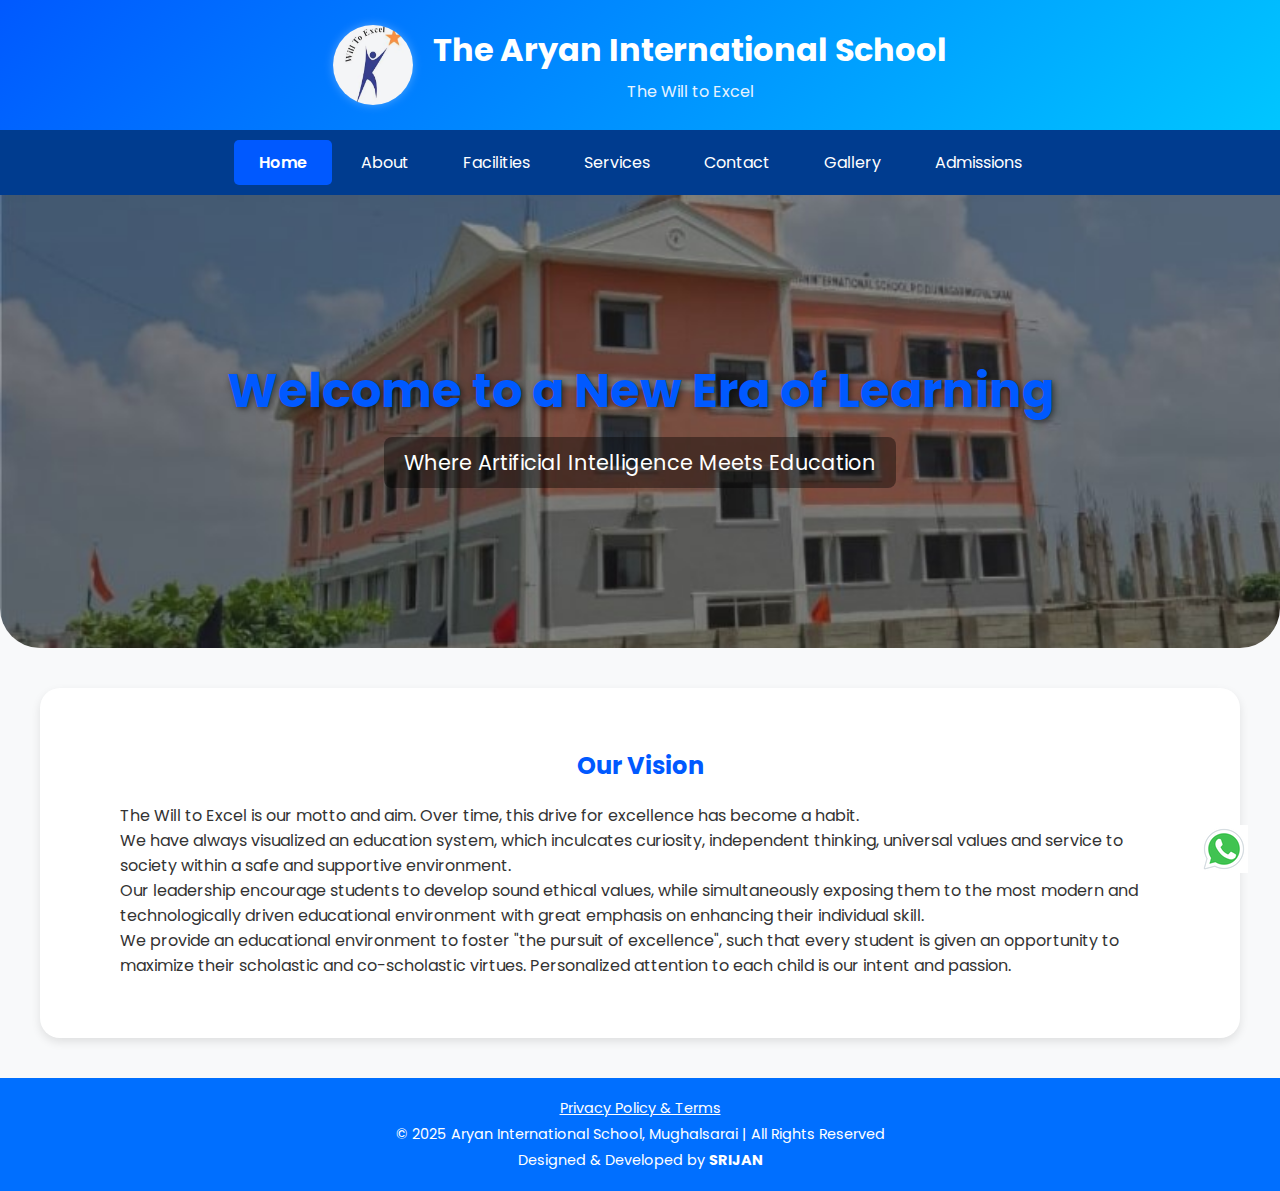
<file: index.html>
<!DOCTYPE html>
<html lang="en">
<head>
  <meta charset="UTF-8" />
  <meta name="viewport" content="width=device-width, initial-scale=1.0" />
  <title>The Aryan International School | Home</title>
  <link rel="stylesheet" href="style.css">
  <script defer src="script.js"></script>
  <link rel="icon" type="image/png" href="logo.png">
  <meta name="description" content="The Aryan International School, Mughalsarai – excellence in education, advanced in field of AI, and modern facilities.">
<meta name="keywords" content="school, education, Mughalsarai, AI, computer lab, Aryan International School, The Aryan International School">
<meta name="author" content="Srijan">
</head>
<body>

<header>
  <div class="header-container">
    <img src="logo.png" alt="School Logo" class="logo">
    <div class="header-text">
      <h1>The Aryan International School</h1>
      <p>The Will to Excel</p>
    </div>
  </div>
</header>

  <nav>
    <a href="index.html" class="active">Home</a>
    <a href="about.html">About</a>
    <a href="facilities.html">Facilities</a>
    <a href="services.html">Services</a>
    <a href="contact.html">Contact</a>
    <a href="gallery.html">Gallery</a>
    <a href="admission.html">Admissions</a>



  </nav>

  <section class="hero fade-in">
    <h2>Welcome to a New Era of Learning</h2>
    <p>Where Artificial Intelligence Meets Education</p>
  </section>

  <section class="intro fade-in">
    <h2>Our Vision</h2>
    <p>
      The Will to Excel is our motto and aim. Over time, this drive for excellence has become a habit.<br>
      We have always visualized an education system, which inculcates curiosity, independent thinking, universal values and service to society within a safe and supportive environment.<br>
      Our leadership encourage students to develop sound ethical values, while simultaneously exposing them to the most modern and technologically driven educational environment with great emphasis on enhancing their individual skill.<br> 
      We provide an educational environment to foster "the pursuit of excellence", such that every student is given an opportunity to maximize their scholastic and co-scholastic virtues. 
      Personalized attention to each child is our intent and passion.
    </p>
  </section>

  <a href="https://whatsapp.com/channel/0029Vb5onKjL7UVWXZeh9Y3e" target="_blank" class="whatsapp-float">
  <img src="icons8-whatsapp.gif" alt="Chat on WhatsApp">
</a>




  <footer class="footer">
    <p><a href="privacy-terms.html" style="color:white;">Privacy Policy & Terms</a></p>
  <p>© 2025 Aryan International School, Mughalsarai | All Rights Reserved</p>
  <p>Designed & Developed by <b><span class="blink">SRIJAN</span></b></p>
</footer>



</body>
</html>
</file>
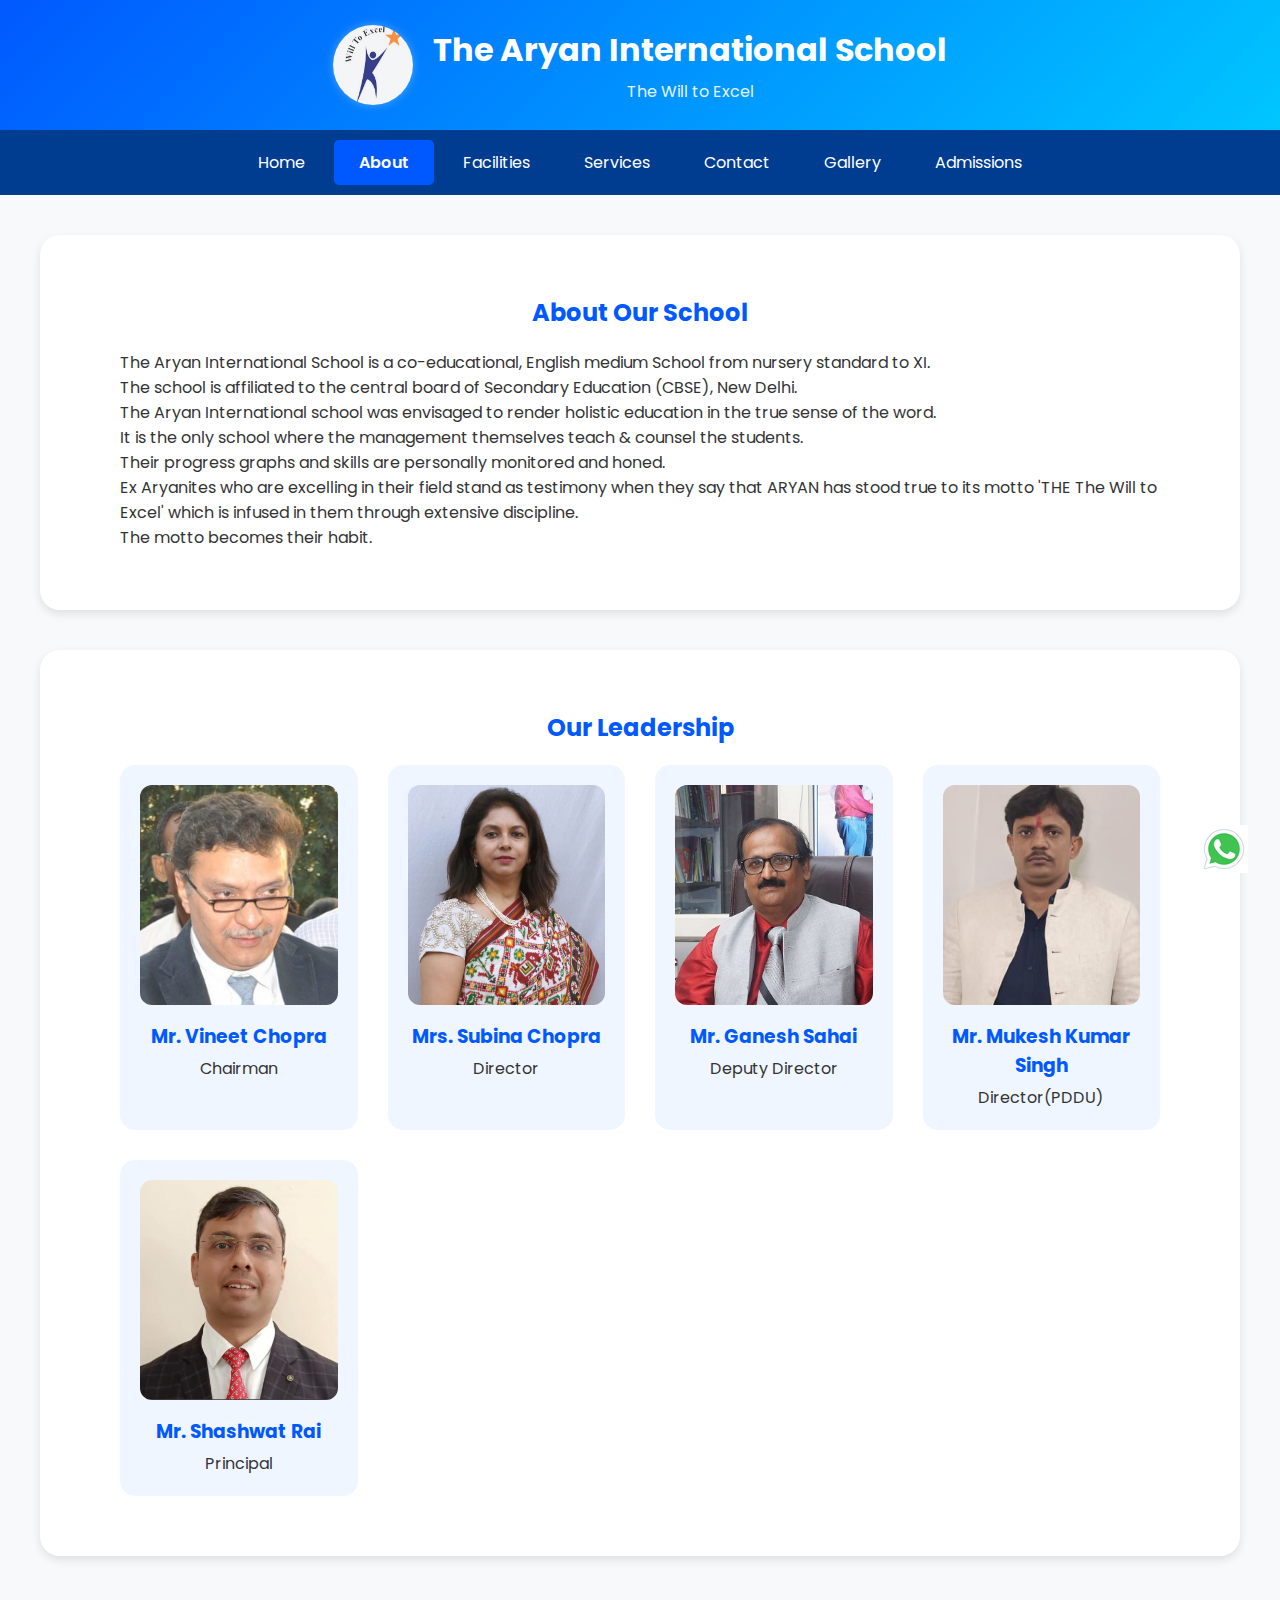
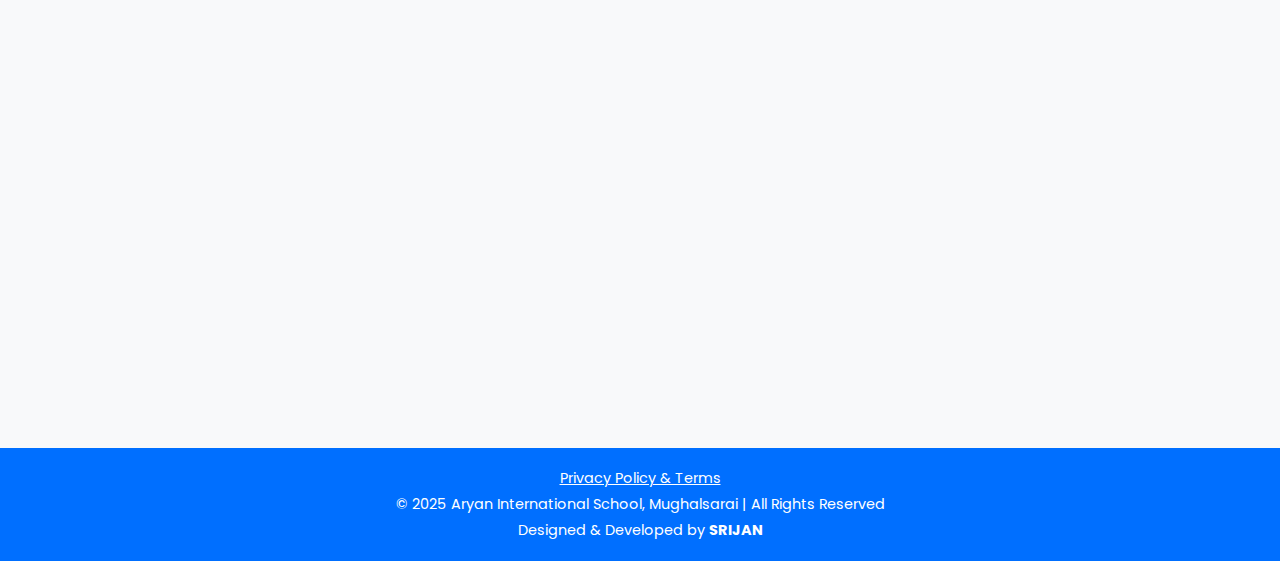
<file: about.html>
<!DOCTYPE html>
<html lang="en">
<head>
  <meta charset="UTF-8" />
  <meta name="viewport" content="width=device-width, initial-scale=1.0" />
  <title>About | The Aryan International School</title>
  <link rel="stylesheet" href="style.css">
  <script defer src="script.js"></script>
    <link rel="icon" type="image/png" href="logo.png">
    <meta name="description" content="The Aryan International School, Mughalsarai – excellence in education, advanced in field of AI, and modern facilities.">
<meta name="keywords" content="school, education, Mughalsarai, AI, computer lab, Aryan International School, The Aryan International School">
<meta name="author" content="Srijan">
</head>
<body>

  <header>
    <div class="header-container">
      <img src="logo.png" alt="Aryan Logo" class="logo">
      <div class="header-text">
        <h1>The Aryan International School</h1>
        <p>The Will to Excel</p>
      </div>
    </div>
  </header>

  <nav>
    <a href="index.html">Home</a>
    <a href="about.html" class="active">About</a>
    <a href="facilities.html">Facilities</a>
    <a href="services.html">Services</a>
    <a href="contact.html">Contact</a>
    <a href="gallery.html">Gallery</a>
    <a href="admission.html">Admissions</a>

  </nav>

  <section class="content fade-in">
    <h2>About Our School</h2>
    <p>
      The Aryan International School is a co-educational, English medium School from nursery standard to XI.<br>
      The school is affiliated to the central board of Secondary Education (CBSE), New Delhi.<br>
      The Aryan International school was envisaged to render holistic education in the true sense of the word.<br>
      It is the only school where the management themselves teach & counsel the students.<br>
      Their progress graphs and skills are personally monitored and honed.<br>
      Ex Aryanites who are excelling in their field stand as testimony when they say that ARYAN has stood true to its motto 'THE The Will to Excel' which is infused in them through extensive discipline.<br>
      The motto becomes their habit.
    </p>
  </section>

  <!-- School Leadership Section -->
  <section class="content fade-in">
    <h2>Our Leadership</h2>
    <div class="team-grid">
      <div class="team-card">
        <img src="executive-2.jpg" alt="Chairman">
        <h3>Mr. Vineet Chopra</h3>
        <p>Chairman</p>
      </div>
      <div class="team-card">
        <img src="director_photo.jpg" alt="Director">
        <h3>Mrs. Subina Chopra</h3>
        <p>Director</p>
      </div>
      <div class="team-card">
        <img src="executive-4.jpg" alt="Deputy Director">
        <h3>Mr. Ganesh Sahai</h3>
        <p>Deputy Director</p>
      </div>
      <div class="team-card">
        <img src="director.jpg" alt="Director">
        <h3>Mr. Mukesh Kumar Singh</h3>
        <p>Director(PDDU)</p>
      </div>
      <div class="team-card">
        <img src="principal.png" alt="Principal">
        <h3>Mr. Shashwat Rai</h3>
        <p>Principal</p>
      </div>
    </div>
  </section>

  <!-- Branches Section -->
  <section class="content fade-in">
    <h2>Our Branches</h2>
    <div class="branch-grid">
      <div class="branch-card">
        <h3>The Aryan International School, Varanasi (Main Branch)</h3>
        <p><strong>Location:</strong> Amara Bypass,NH-2
Varanasi - Kolkata Road</p>
        <p>Our flagship campus with labs and international programs.</p>
      </div>
      <div class="branch-card">
        <h3>The Aryan International School, Mughalsarai</h3>
        <p><strong>Location:</strong> PDDU Nagar, Mughalsarai</p>
        <p>Our second campus with all the features and facilities as the main branch.</p>
      </div>
      <div class="branch-card">
        <h3>Aryan Petals</h3>
        <p><strong>Location:</strong> B 20/41-B, Bhelupura, Varanasi (India)</p>
        <p>A branch for juniors but the facilities are not junior.</p>
      </div>
    </div>
  </section>

  <a href="https://whatsapp.com/channel/0029Vb5onKjL7UVWXZeh9Y3e" target="_blank" class="whatsapp-float">
  <img src="icons8-whatsapp.gif" alt="Chat on WhatsApp">
</a>

  <footer class="footer">
    <p><a href="privacy-terms.html" style="color:white;">Privacy Policy & Terms</a></p>
  <p>© 2025 Aryan International School, Mughalsarai | All Rights Reserved</p>
  <p>Designed & Developed by <b><span class="blink">SRIJAN</span></b></p>
</footer>

</body>
</html>
</file>
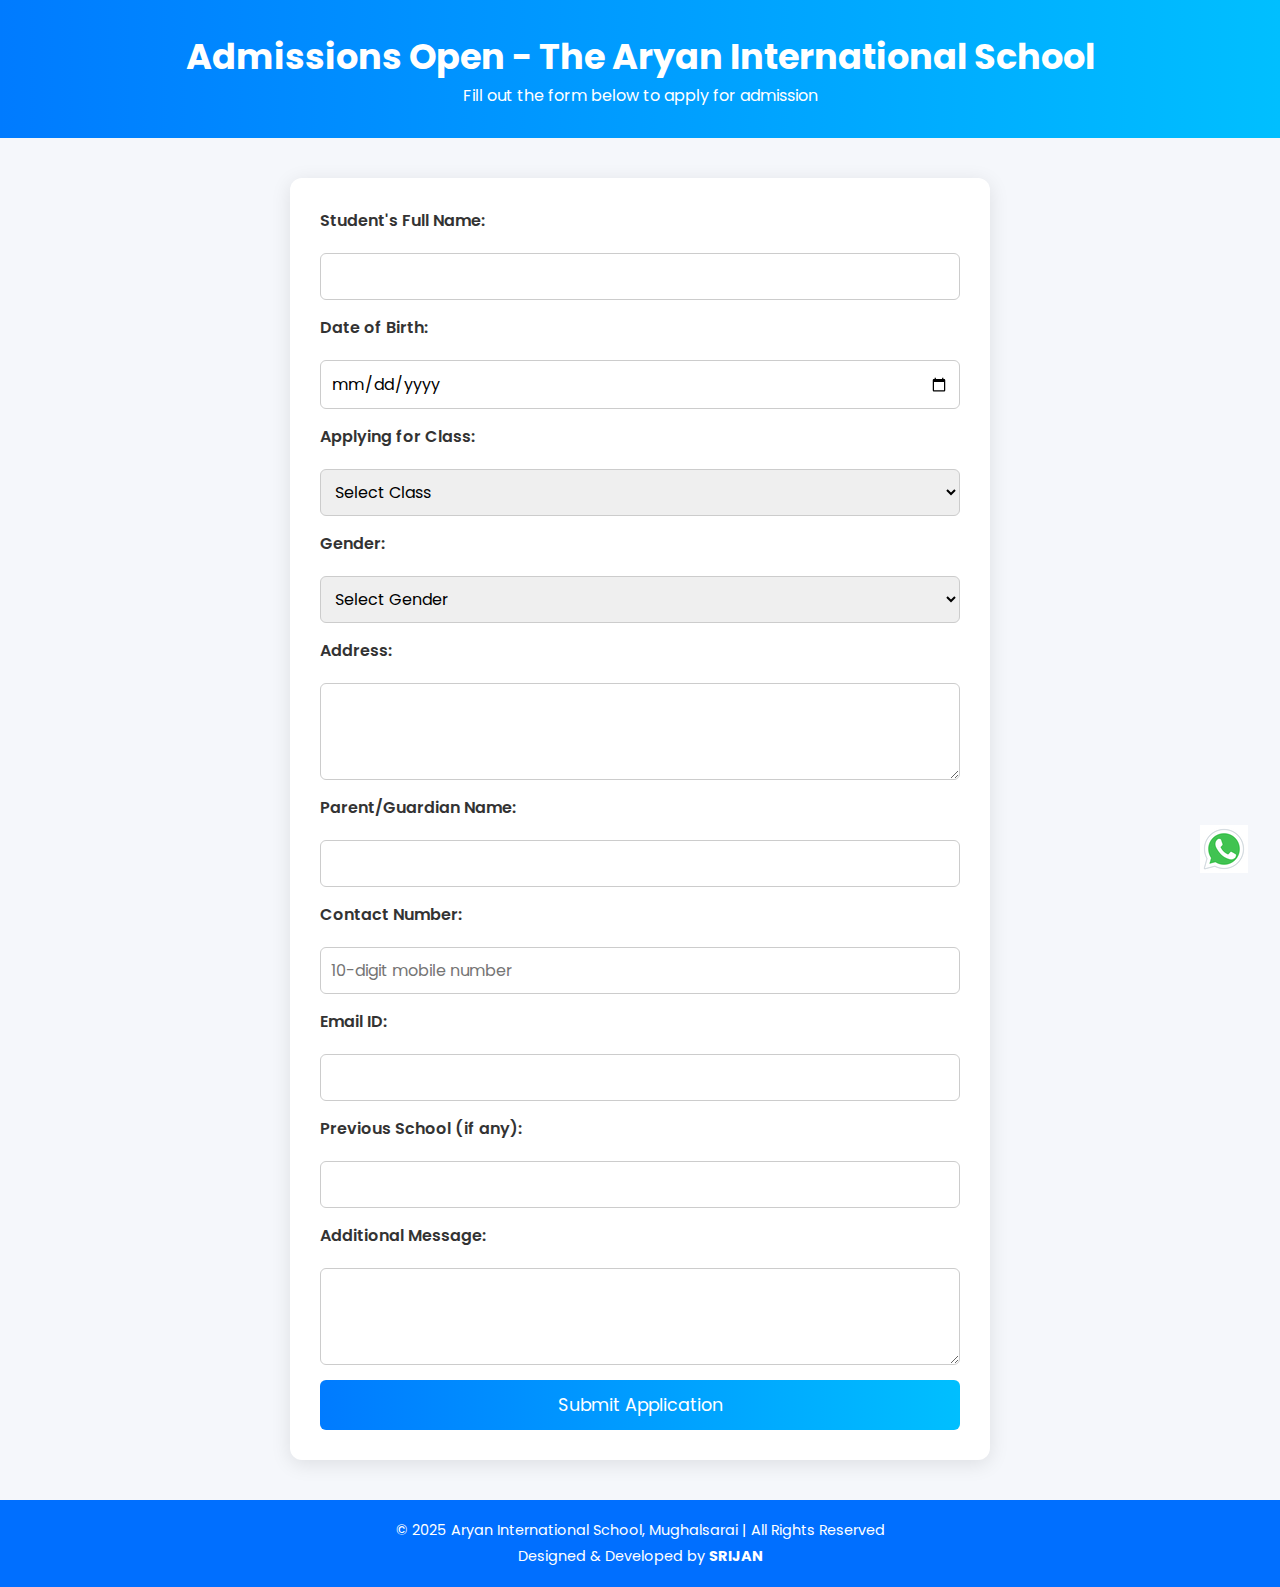
<file: admission.html>
<!DOCTYPE html>
<html lang="en">
<head>
<meta charset="UTF-8">
<meta name="viewport" content="width=device-width, initial-scale=1.0">
<title>Admissions - The Aryan International School</title>
<link rel="stylesheet" href="style.css">
<style>
  body { font-family: 'Poppins', sans-serif; background:#f5f7fb; margin:0; padding:0; }
  header { background: linear-gradient(to right,#007BFF,#00BFFF); color:white; text-align:center; padding:30px 0; }
  h1 { margin:0; font-size:2.2em; }
  .admission-container { width:90%; max-width:700px; background:white; margin:40px auto; padding:30px; border-radius:12px; box-shadow:0 4px 20px rgba(0,0,0,0.1); }
  form { display:flex; flex-direction:column; gap:15px; }
  label { font-weight:600; margin-bottom:5px; }
  input, select, textarea { padding:10px; border:1px solid #ccc; border-radius:6px; font-size:1em; width:100%; }
  textarea { resize:vertical; }
  button { background:linear-gradient(90deg,#007BFF,#00BFFF); color:white; border:none; padding:12px; border-radius:6px; font-size:1.1em; cursor:pointer; transition: background 0.3s ease; }
  button:hover { background:linear-gradient(90deg,#0056b3,#0099cc); }
  .success-message { color:green; text-align:center; margin-top:10px; display:none; }
  .error-message { color:red; font-size:0.9em; display:none; margin-top:-10px; margin-bottom:10px; }
  footer { text-align:center; padding:20px; background:#0b1a40; color:white; margin-top:40px; }
</style>
</head>
<body>

<header>
  <h1>Admissions Open - The Aryan International School</h1>
  <p>Fill out the form below to apply for admission</p>
</header>

<div class="admission-container">
  <form id="admissionForm" action="https://formspree.io/f/mnnglvqz" method="POST">
    <label for="studentName">Student's Full Name:</label>
    <input type="text" id="studentName" name="Student Name" required>
    <div class="error-message" id="errorName">Please enter student's name.</div>

    <label for="dob">Date of Birth:</label>
    <input type="date" id="dob" name="Date of Birth" required>
    <div class="error-message" id="errorDOB">Please select a valid date.</div>

    <label for="class">Applying for Class:</label>
    <select id="class" name="Class" required>
      <option value="">Select Class</option>
      <option value="Nursery">Nursery</option>
      <option value="KG">KG</option>
      <option value="1">1</option>
      <option value="2">2</option>
      <option value="3">3</option>
      <option value="4">4</option>
      <option value="5">5</option>
      <option value="6">6</option>
      <option value="7">7</option>
      <option value="8">8</option>
      <option value="9">9</option>
      <option value="10">10</option>
      <option value="11">11</option>
      <option value="12">12</option>
    </select>
    <div class="error-message" id="errorClass">Please select a class.</div>

    <!-- ===== STREAM & SUBJECTS DYNAMIC LOGIC ===== -->
    <div id="streamSection" style="display:none;">
      <label for="stream">Select Stream:</label>
      <select id="stream" name="Stream">
        <option value="">Select Stream</option>
        <option value="Science">Science</option>
        <option value="Commerce">Commerce</option>
        <option value="Arts">Arts</option>
      </select>
      <div class="error-message" id="errorStream">Please select a stream.</div>
    </div>

    <div id="subjectsSection" style="display:none;">
      <label>Choose Subjects (at least 3):</label>
      <div id="subjectsContainer"></div>
      <div class="error-message" id="errorSubjects">Please select at least 3 subjects.</div>
    </div>

    <label for="gender">Gender:</label>
    <select id="gender" name="Gender" required>
      <option value="">Select Gender</option>
      <option value="Male">Male</option>
      <option value="Female">Female</option>
      <option value="Other">Other</option>
    </select>
    <div class="error-message" id="errorGender">Please select gender.</div>

    <label for="address">Address:</label>
    <textarea id="address" name="Address" rows="3" required></textarea>
    <div class="error-message" id="errorAddress">Please enter address.</div>

    <label for="parentName">Parent/Guardian Name:</label>
    <input type="text" id="parentName" name="Parent Name" required>
    <div class="error-message" id="errorParent">Please enter parent/guardian name.</div>

    <label for="phone">Contact Number:</label>
    <input type="tel" id="phone" name="Phone" placeholder="10-digit mobile number" pattern="[0-9]{10}" required>
    <div class="error-message" id="errorPhone">Enter a valid 10-digit phone number.</div>

    <label for="email">Email ID:</label>
    <input type="email" id="email" name="Email" required>
    <div class="error-message" id="errorEmail">Enter a valid email address.</div>

    <label for="previousSchool">Previous School (if any):</label>
    <input type="text" id="previousSchool" name="Previous School">

    <label for="message">Additional Message:</label>
    <textarea id="message" name="Message" rows="3"></textarea>

    <button type="submit">Submit Application</button>
    <p class="success-message" id="successMessage">Your admission form has been submitted successfully!</p>
  </form>
</div>

<a href="https://whatsapp.com/channel/0029Vb5onKjL7UVWXZeh9Y3e" target="_blank" class="whatsapp-float">
  <img src="icons8-whatsapp.gif" alt="Chat on WhatsApp">
</a>

  <footer class="footer">
  <p>© 2025 Aryan International School, Mughalsarai | All Rights Reserved</p>
  <p>Designed & Developed by <b><span class="blink">SRIJAN</span></b></p>
</footer>

<script>
  const form = document.getElementById('admissionForm');
  const classSelect = document.getElementById('class');
  const streamSection = document.getElementById('streamSection');
  const streamSelect = document.getElementById('stream');
  const subjectsSection = document.getElementById('subjectsSection');
  const subjectsContainer = document.getElementById('subjectsContainer');
  const streamSubjects = {
    Science: ['Physics','Chemistry','Biology','Mathematics','Computer Science'],
    Commerce: ['Accountancy','Business Studies','Economics','Mathematics','Informatics'],
    Arts: ['History','Geography','Political Science','Sociology','Psychology']
  };

  // Show/hide stream section for classes 11 & 12
  classSelect.addEventListener('change', () => {
    const selectedClass = parseInt(classSelect.value);
    if(selectedClass >= 11){
      streamSection.style.display = 'block';
    } else {
      streamSection.style.display = 'none';
      subjectsSection.style.display = 'none';
      streamSelect.value='';
      subjectsContainer.innerHTML='';
    }
  });

  // Populate subjects based on stream
  streamSelect.addEventListener('change', () => {
    const selectedStream = streamSelect.value;
    subjectsContainer.innerHTML='';
    if(selectedStream){
      subjectsSection.style.display='block';
      streamSubjects[selectedStream].forEach(subject=>{
        const checkbox = document.createElement('input');
        checkbox.type='checkbox'; checkbox.name='Subjects'; checkbox.value=subject; checkbox.id=subject;

        const label = document.createElement('label'); label.htmlFor=subject; label.textContent=subject; label.style.marginRight="10px";

        const div = document.createElement('div'); div.style.marginBottom="5px";
        div.appendChild(checkbox); div.appendChild(label);
        subjectsContainer.appendChild(div);
      });
    } else {
      subjectsSection.style.display='none';
    }
  });

  // ===== FORM VALIDATION =====
  form.addEventListener('submit', function(e){
    e.preventDefault();
    let valid=true;

    // Helper function to show/hide error
    function toggleError(id, condition){ 
      document.getElementById(id).style.display = condition ? 'block' : 'none';
      return !condition;
    }

    valid &= toggleError('errorName', document.getElementById('studentName').value.trim()==='');
    valid &= toggleError('errorDOB', document.getElementById('dob').value==='');
    valid &= toggleError('errorClass', classSelect.value==='');
    valid &= toggleError('errorGender', document.getElementById('gender').value==='');
    valid &= toggleError('errorAddress', document.getElementById('address').value.trim()==='');
    valid &= toggleError('errorParent', document.getElementById('parentName').value.trim()==='');
    const phoneVal=document.getElementById('phone').value.trim();
    valid &= toggleError('errorPhone', !/^\d{10}$/.test(phoneVal));
    const emailVal=document.getElementById('email').value.trim();
    valid &= toggleError('errorEmail', !/^\S+@\S+\.\S+$/.test(emailVal));

    // Stream & subjects validation for higher classes
    if(parseInt(classSelect.value)>=11){
      valid &= toggleError('errorStream', streamSelect.value==='');
      const selectedSubjects = document.querySelectorAll('#subjectsContainer input[type="checkbox"]:checked');
      valid &= toggleError('errorSubjects', selectedSubjects.length<3);
    }

    if(valid){
      form.submit(); // submit to Formspree
      document.getElementById('successMessage').style.display='block';
    }
  });
</script>
</body>
</html>
</file>
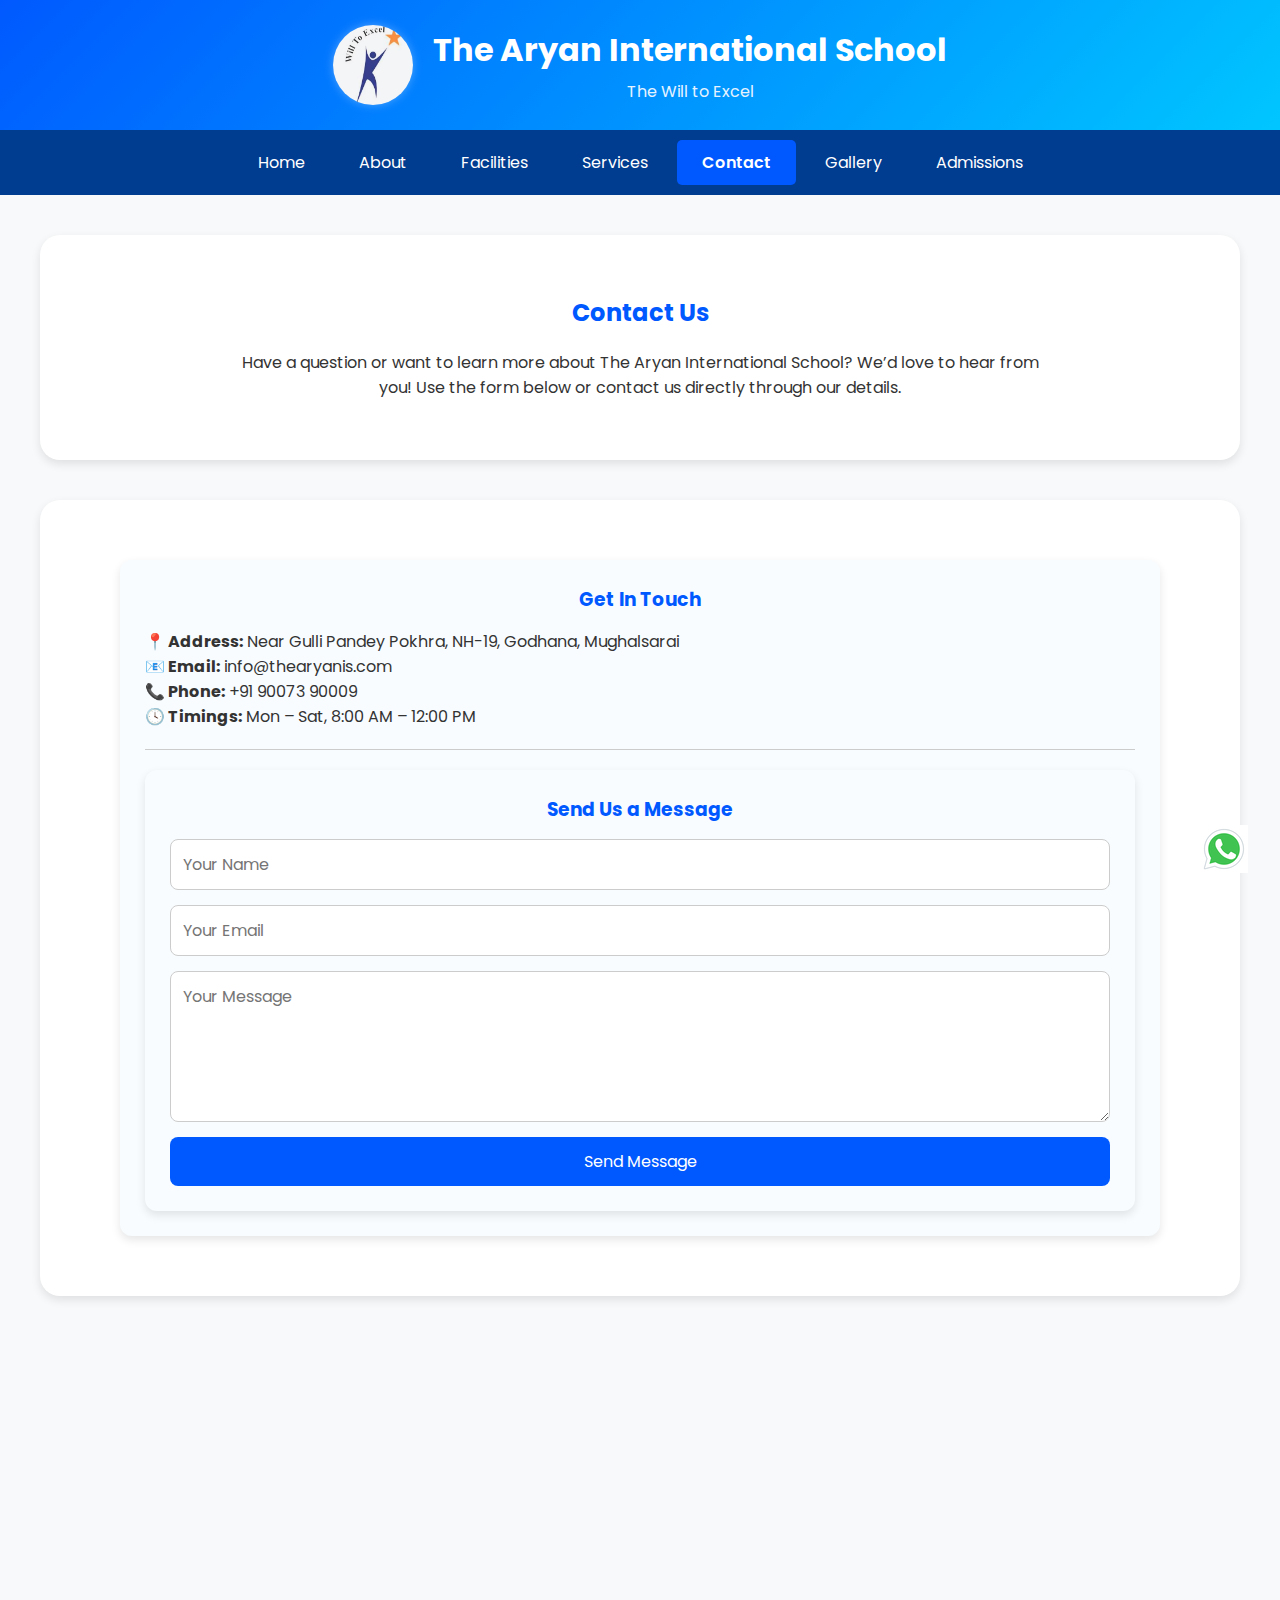
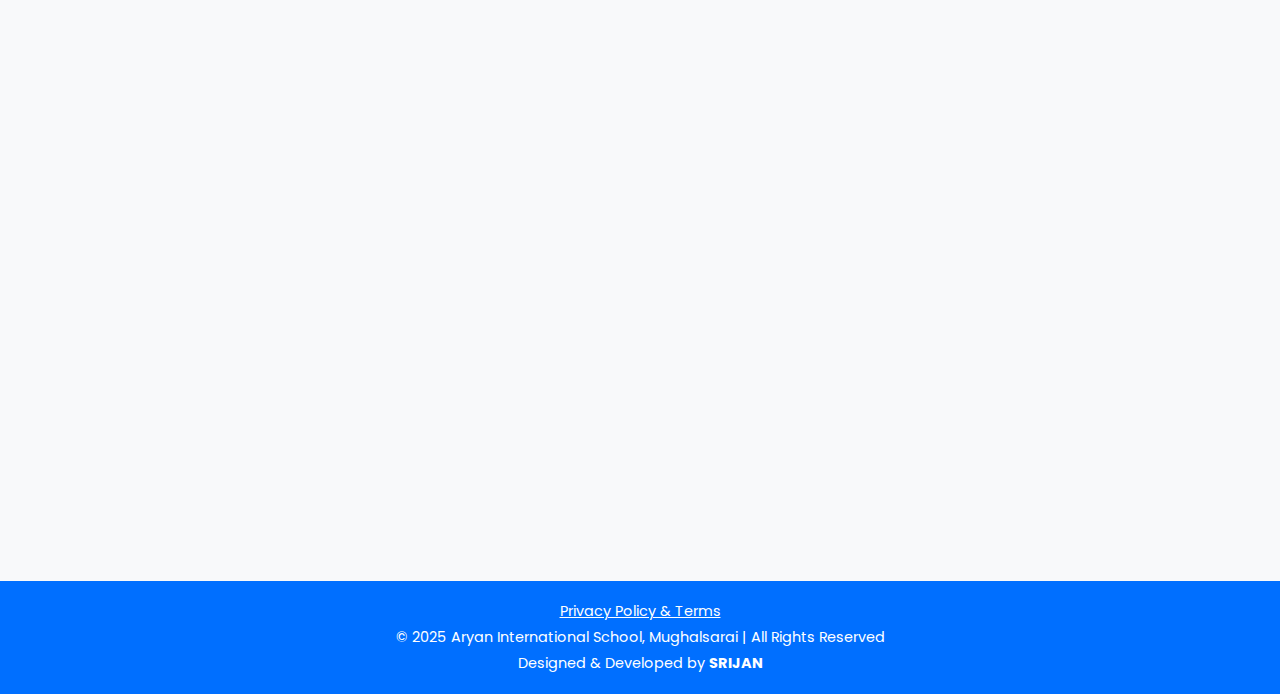
<file: contact.html>
<!DOCTYPE html>
<html lang="en">
<head>
  <meta charset="UTF-8" />
  <meta name="viewport" content="width=device-width, initial-scale=1.0" />
  <title>Contact Us | The Aryan International School</title>
  <link rel="stylesheet" href="style.css">
  <script defer src="script.js"></script>
    <link rel="icon" type="image/png" href="logo.png">
    <meta name="description" content="The Aryan International School, Mughalsarai – excellence in education, advanced in field of AI, and modern facilities.">
<meta name="keywords" content="school, education, Mughalsarai, AI, computer lab, Aryan International School, The Aryan International School">
<meta name="author" content="Srijan">
</head>
<body>

  <header>
    <div class="header-container">
      <img src="logo.png" alt="Aryan Logo" class="logo">
      <div class="header-text">
        <h1>The Aryan International School</h1>
        <p>The Will to Excel</p>
      </div>
    </div>
  </header>

  <nav>
    <a href="index.html">Home</a>
    <a href="about.html">About</a>
    <a href="facilities.html">Facilities</a>
    <a href="services.html">Services</a>
    <a href="contact.html" class="active">Contact</a>
    <a href="gallery.html">Gallery</a>
    <a href="admission.html">Admissions</a>

  </nav>

  <section class="content fade-in">
    <h2>Contact Us</h2>
    <p style="text-align:center; max-width:800px; margin:auto;">
      Have a question or want to learn more about The Aryan International School? 
      We’d love to hear from you! Use the form below or contact us directly through our details.
    </p>
  </section>

  <section class="content fade-in">
<div class="contact-info">
  <h3>Get In Touch</h3>
  <p><strong>📍 Address:</strong> Near Gulli Pandey Pokhra, NH-19, Godhana, Mughalsarai</p>
  <p><strong>📧 Email:</strong> info@thearyanis.com</p>
  <p><strong>📞 Phone:</strong> +91 90073 90009</p>
  <p><strong>🕓 Timings:</strong> Mon – Sat, 8:00 AM – 12:00 PM</p>

  <hr style="margin: 20px 0; border: 0; border-top: 1px solid #ccc;">


      <!-- Contact Form -->
      <div class="contact-form">
        <h3>Send Us a Message</h3>
        <form action="https://formspree.io/f/xqaywzqw" method="POST">
          <input type="text" name="Name" placeholder="Your Name" required>
          <input type="email" name="E-mail" placeholder="Your Email" required>
          <textarea name="Message" rows="5" placeholder="Your Message" required></textarea>
          <button type="submit">Send Message</button>
        </form>
      </div>
    </div>
  </section>


  <!-- Google Map Embed -->
  <section class="content fade-in">
    <h2>Find Us Here</h2>
    <div class="map-container">

<iframe 
src="https://www.google.com/maps/embed?pb=!1m18!1m12!1m3!1d2872.0851848223656!2d83.14500172173543!3d25.265044759511113!2m3!1f0!2f0!3f0!3m2!1i1024!2i768!4f13.1!3m3!1m2!1s0x398e3b41f4e6eb47%3A0x8cf8470efc323cdd!2sThe%20Aryan%20International%20School%20Mughalsarai!5e0!3m2!1sen!2sin!4v1760461681613!5m2!1sen!2sin" 
width="100%" height="350" style="border:0;" allowfullscreen="" loading="lazy" referrerpolicy="no-referrer-when-downgrade">
</iframe>

    </div>
  </section>

    <!-- ===== Follow Us Section ===== -->
<section class="content fade-in follow-section">
  <h3>Follow Us</h3>
  <div class="social-links centered">
    <a href="https://whatsapp.com/channel/0029Vb5onKjL7UVWXZeh9Y3e" target="_blank" class="whatsapp">
  <img src="icons8-whatsapp.gif" alt="WhatsApp Channel">
    </a>
    <a href="https://facebook.com/thearyaninternationalschoolmgs" target="_blank" class="facebook" title="Facebook Page">
      <img src="icons8-facebook-48.png" alt="Facebook">
    </a>
    <a href="https://instagram.com/thearyaninternationalmgs" target="_blank" class="instagram" title="Instagram">
      <img src="icons8-instagram.gif" alt="Instagram">
    </a>
    <a href="https://youtube.com/@YourChannelName" target="_blank" class="youtube" title="YouTube Channel">
      <img src="icons8-youtube-48.png" alt="YouTube">
    </a>
  </div>
</section>

<a href="https://whatsapp.com/channel/0029Vb5onKjL7UVWXZeh9Y3e" target="_blank" class="whatsapp-float">
  <img src="icons8-whatsapp.gif" alt="Chat on WhatsApp">
</a>

  <footer class="footer">
    <p><a href="privacy-terms.html" style="color:white;">Privacy Policy & Terms</a></p>
  <p>© 2025 Aryan International School, Mughalsarai | All Rights Reserved</p>
  <p>Designed & Developed by <b><span class="blink">SRIJAN</span></b></p>
</footer>

</body>
</html>
</file>
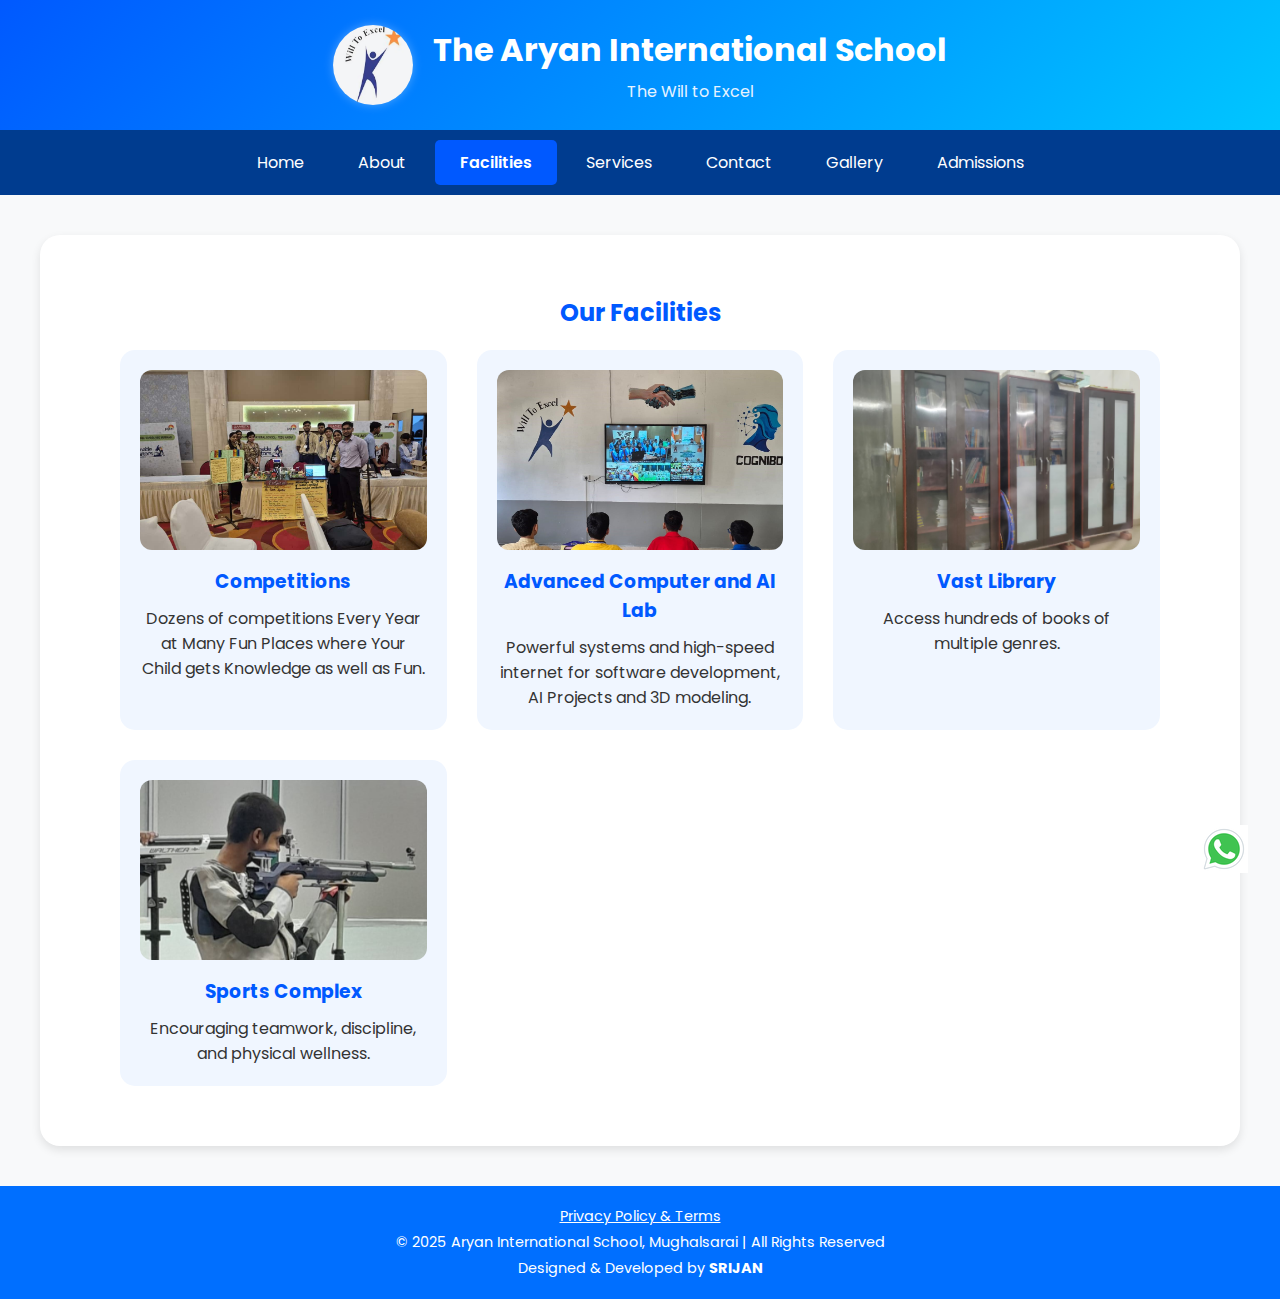
<file: facilities.html>
<!DOCTYPE html>
<html lang="en">
<head>
  <meta charset="UTF-8" />
  <meta name="viewport" content="width=device-width, initial-scale=1.0" />
  <title>Facilities | The Aryan International School</title>
  <link rel="stylesheet" href="style.css">
  <script defer src="script.js"></script>
    <link rel="icon" type="image/png" href="logo.png">
    <meta name="description" content="The Aryan International School, Mughalsarai – excellence in education, advanced in field of AI, and modern facilities.">
<meta name="keywords" content="school, education, Mughalsarai, AI, computer lab, Aryan International School, The Aryan International School">
<meta name="author" content="Srijan">
</head>
<body>

<header>
  <div class="header-container">
    <img src="logo.png" alt="School Logo" class="logo">
    <div class="header-text">
      <h1>The Aryan International School</h1>
      <p>The Will to Excel</p>
    </div>
  </div>
</header>
  <nav>
    <a href="index.html">Home</a>
    <a href="about.html">About</a>
    <a href="facilities.html" class="active">Facilities</a>
    <a href="services.html">Services</a>
    <a href="contact.html">Contact</a>
    <a href="gallery.html">Gallery</a>
    <a href="admission.html">Admissions</a>


  </nav>

  <section class="content fade-in">
    <h2>Our Facilities</h2>
    <div class="facilities-grid">
      <div class="facility-card">
        <img src="Competition.jpg" alt="AI Lab">
        <h3>Competitions</h3>
        <p>Dozens of competitions Every Year at Many Fun Places where Your Child gets Knowledge as well as Fun.</p>
      </div>
      <div class="facility-card">
        <img src="lab1.jpg" alt="Computer Lab">
        <h3>Advanced Computer and AI Lab</h3>
        <p>Powerful systems and high-speed internet for software development, AI Projects and 3D modeling.</p>
      </div>
      <div class="facility-card">
        <img src="library.jpg" alt="Library">
        <h3>Vast Library</h3>
        <p>Access hundreds of books of multiple genres.</p>
      </div>
      <div class="facility-card">
        <img src="gallery/shooting.jpg" alt="Sports">
        <h3>Sports Complex</h3>
        <p>Encouraging teamwork, discipline, and physical wellness.</p>
      </div>
    </div>
  </section>

<a href="https://whatsapp.com/channel/0029Vb5onKjL7UVWXZeh9Y3e" target="_blank" class="whatsapp-float">
  <img src="icons8-whatsapp.gif" alt="Chat on WhatsApp">
</a>

  <footer class="footer">
    <p><a href="privacy-terms.html" style="color:white;">Privacy Policy & Terms</a></p>
  <p>© 2025 Aryan International School, Mughalsarai | All Rights Reserved</p>
  <p>Designed & Developed by <b><span class="blink">SRIJAN</span></b></p>
</footer>

</body>
</html>
</file>
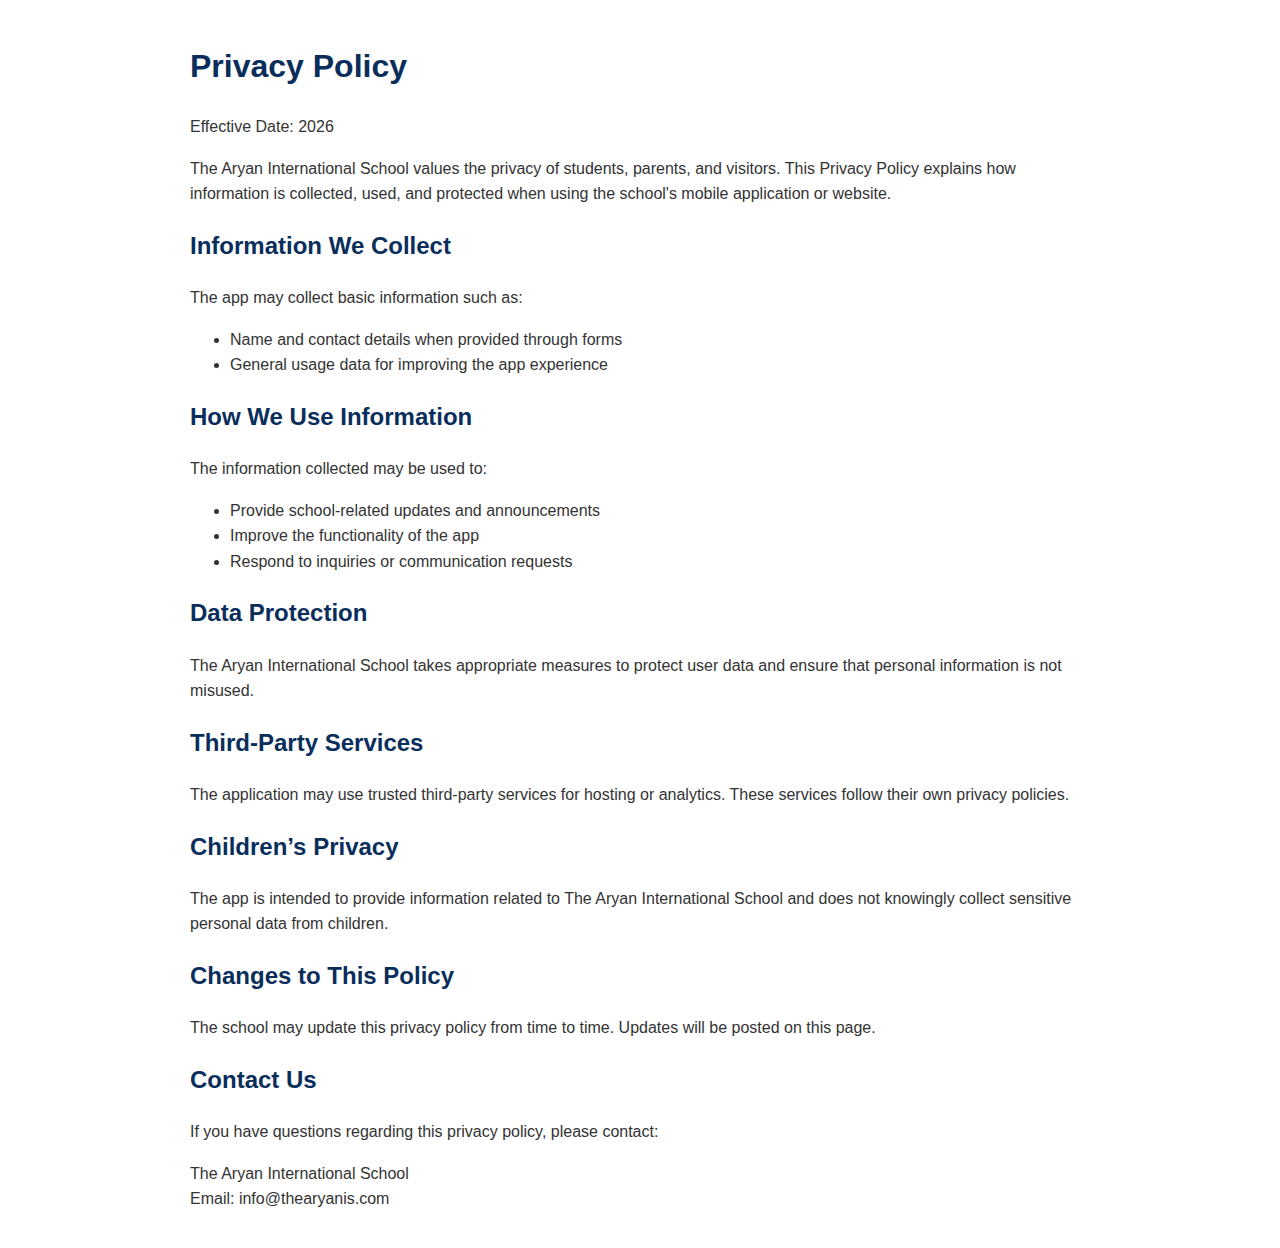
<file: privacy-policy.html>
<!DOCTYPE html>
<html lang="en">
<head>
<meta charset="UTF-8">
<meta name="viewport" content="width=device-width, initial-scale=1.0">
<title>Privacy Policy - The Aryan International School</title>
<style>
body{
font-family: Arial, sans-serif;
line-height:1.6;
max-width:900px;
margin:auto;
padding:20px;
color:#333;
}
h1,h2{
color:#0A2E5C;
}
</style>
</head>

<body>

<h1>Privacy Policy</h1>
<p>Effective Date: 2026</p>

<p>The Aryan International School values the privacy of students, parents, and visitors. This Privacy Policy explains how information is collected, used, and protected when using the school's mobile application or website.</p>

<h2>Information We Collect</h2>
<p>The app may collect basic information such as:</p>
<ul>
<li>Name and contact details when provided through forms</li>
<li>General usage data for improving the app experience</li>
</ul>

<h2>How We Use Information</h2>
<p>The information collected may be used to:</p>
<ul>
<li>Provide school-related updates and announcements</li>
<li>Improve the functionality of the app</li>
<li>Respond to inquiries or communication requests</li>
</ul>

<h2>Data Protection</h2>
<p>The Aryan International School takes appropriate measures to protect user data and ensure that personal information is not misused.</p>

<h2>Third-Party Services</h2>
<p>The application may use trusted third-party services for hosting or analytics. These services follow their own privacy policies.</p>

<h2>Children’s Privacy</h2>
<p>The app is intended to provide information related to The Aryan International School and does not knowingly collect sensitive personal data from children.</p>

<h2>Changes to This Policy</h2>
<p>The school may update this privacy policy from time to time. Updates will be posted on this page.</p>

<h2>Contact Us</h2>
<p>If you have questions regarding this privacy policy, please contact:</p>

<p>
The Aryan International School<br>
Email: info@thearyanis.com
</p>

</body>
</html>
</file>
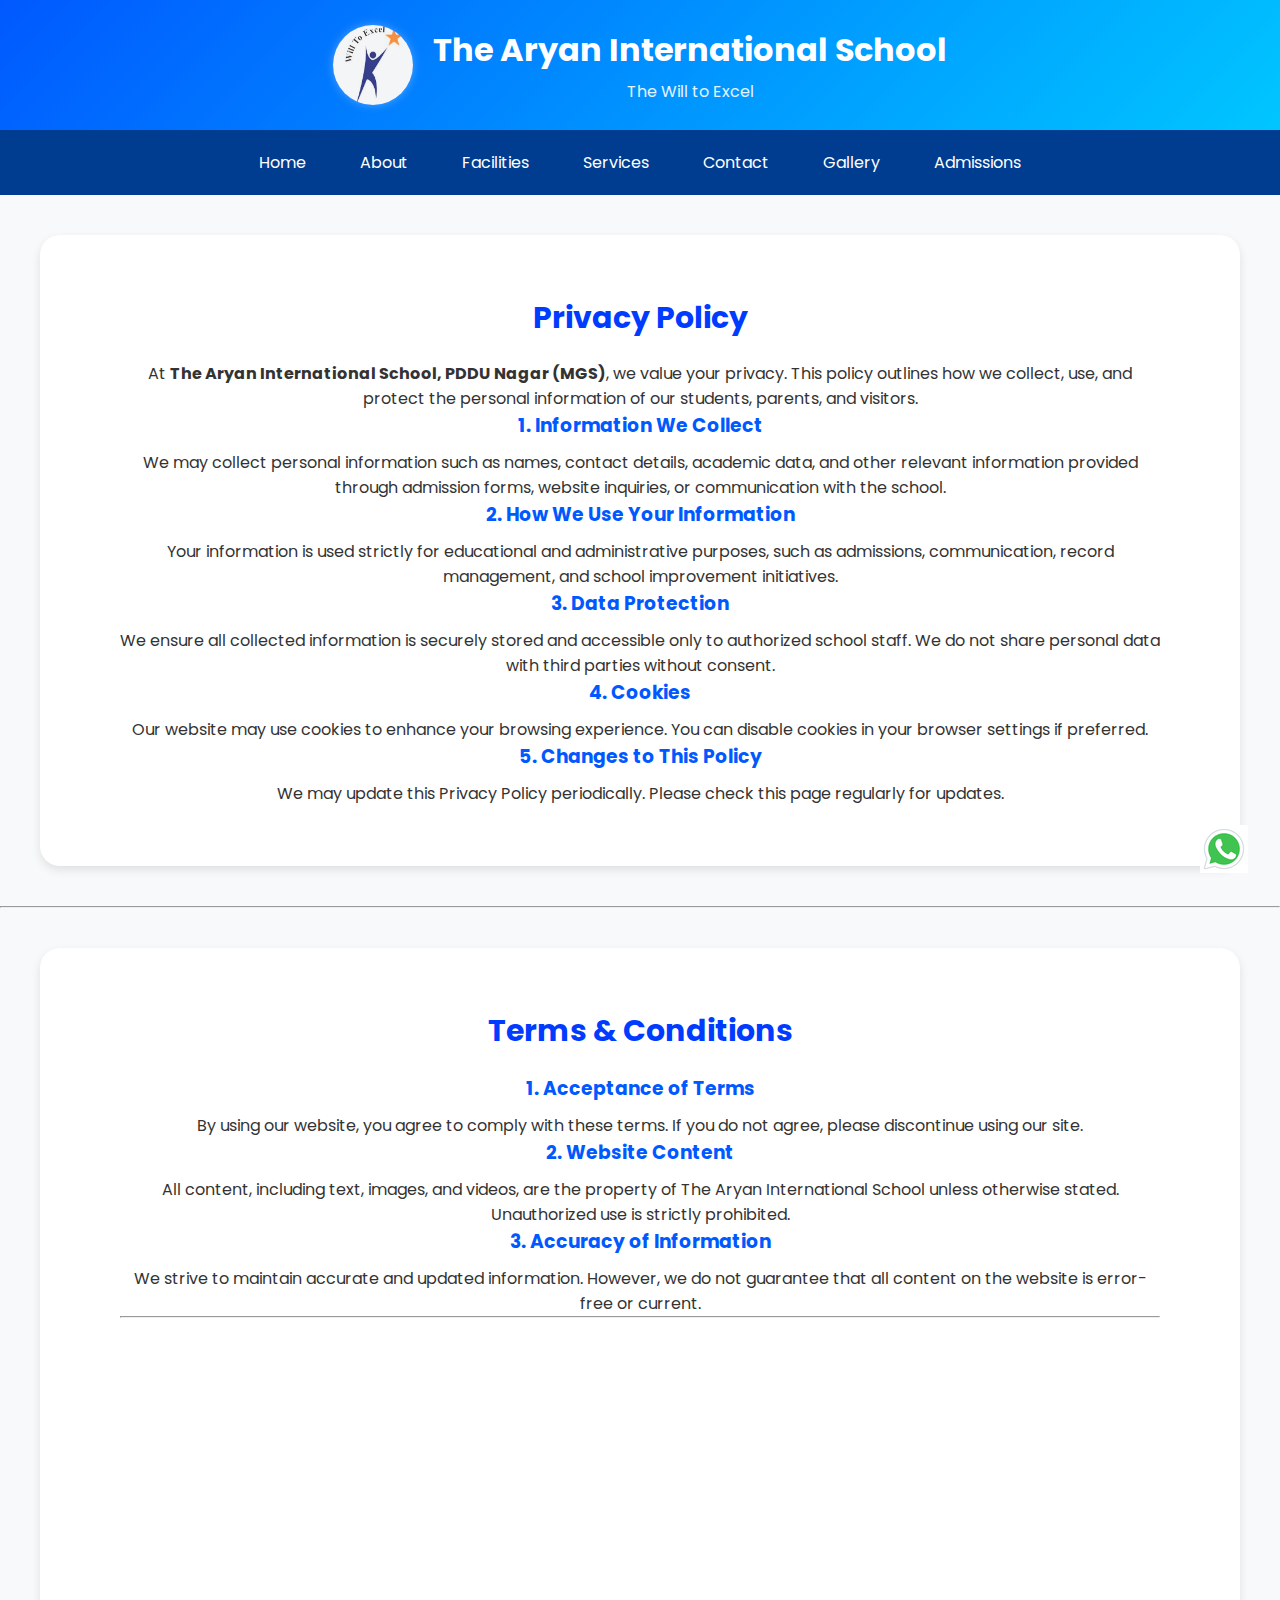
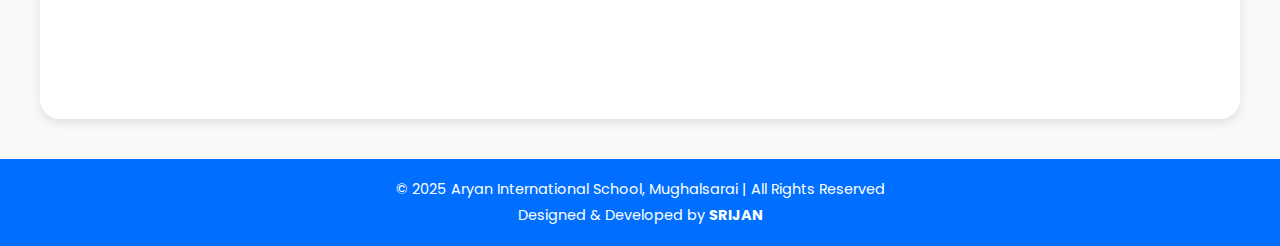
<file: privacy-terms.html>
<!DOCTYPE html>
<html lang="en">
<head>
  <meta charset="UTF-8" />
  <meta name="viewport" content="width=device-width, initial-scale=1.0" />
  <title>Privacy Policy & Terms | The Aryan International School</title>
  <link rel="stylesheet" href="style.css">
  <script defer src="script.js"></script>
    <link rel="icon" type="image/png" href="logo.png">
    <meta name="description" content="The Aryan International School, Mughalsarai – excellence in education, advanced in field of AI, and modern facilities.">
<meta name="keywords" content="school, education, Mughalsarai, AI, computer lab, Aryan International School, The Aryan International School">
<meta name="author" content="Srijan">
</head>
<body>

  <header>
  <div class="header-container">
    <img src="logo.png" alt="School Logo" class="logo">
    <div class="header-text">
      <h1>The Aryan International School</h1>
      <p>The Will to Excel</p>
    </div>
  </div>
</header>

  <nav>
    <a href="index.html">Home</a>
    <a href="about.html">About</a>
    <a href="facilities.html">Facilities</a>
    <a href="services.html">Services</a>
    <a href="contact.html">Contact</a>
    <a href="gallery.html">Gallery</a>
    <a href="admission.html">Admissions</a>
  </nav>

  <main>
    <section class="content fade-in">
      <h2>Privacy Policy</h2>
      <p>At <strong>The Aryan International School, PDDU Nagar (MGS)</strong>, we value your privacy. This policy outlines how we collect, use, and protect the personal information of our students, parents, and visitors.</p>

      <h3>1. Information We Collect</h3>
      <p>We may collect personal information such as names, contact details, academic data, and other relevant information provided through admission forms, website inquiries, or communication with the school.</p>

      <h3>2. How We Use Your Information</h3>
      <p>Your information is used strictly for educational and administrative purposes, such as admissions, communication, record management, and school improvement initiatives.</p>

      <h3>3. Data Protection</h3>
      <p>We ensure all collected information is securely stored and accessible only to authorized school staff. We do not share personal data with third parties without consent.</p>

      <h3>4. Cookies</h3>
      <p>Our website may use cookies to enhance your browsing experience. You can disable cookies in your browser settings if preferred.</p>

      <h3>5. Changes to This Policy</h3>
      <p>We may update this Privacy Policy periodically. Please check this page regularly for updates.</p>
    </section>

    <hr>

    <section class="content fade-in">
      <h2>Terms & Conditions</h2>
      <h3>1. Acceptance of Terms</h3>
      <p>By using our website, you agree to comply with these terms. If you do not agree, please discontinue using our site.</p>

      <h3>2. Website Content</h3>
      <p>All content, including text, images, and videos, are the property of The Aryan International School unless otherwise stated. Unauthorized use is strictly prohibited.</p>

      <h3>3. Accuracy of Information</h3>
      <p>We strive to maintain accurate and updated information. However, we do not guarantee that all content on the website is error-free or current.</p>

    <hr>

    <section class="content fade-in">
      <h2>Contact Us</h2>
      <p>If you have any questions about our Privacy Policy or Terms, please contact us at:</p>
      <p><strong>Email:</strong> <a href="mailto:info@thearyanis.com">info@thearyanis.com</a></p>
      <p><strong>Address:</strong> The Aryan International School, PDDU Nagar (MGS)</p>
    </section>
  </main>

  <a href="https://whatsapp.com/channel/0029Vb5onKjL7UVWXZeh9Y3e" target="_blank" class="whatsapp-float">
  <img src="icons8-whatsapp.gif" alt="Chat on WhatsApp">
</a>

  <footer class="footer">
  <p>© 2025 Aryan International School, Mughalsarai | All Rights Reserved</p>
  <p>Designed & Developed by <b><span class="blink">SRIJAN</span></b></p>
</footer>

<style>
    p{
        text-align: center;
    }
h2 {
    font-size:30px;
    color:rgb(0, 60, 255);
    text-align: center;
 }
</style>

</body>
</html>
</file>
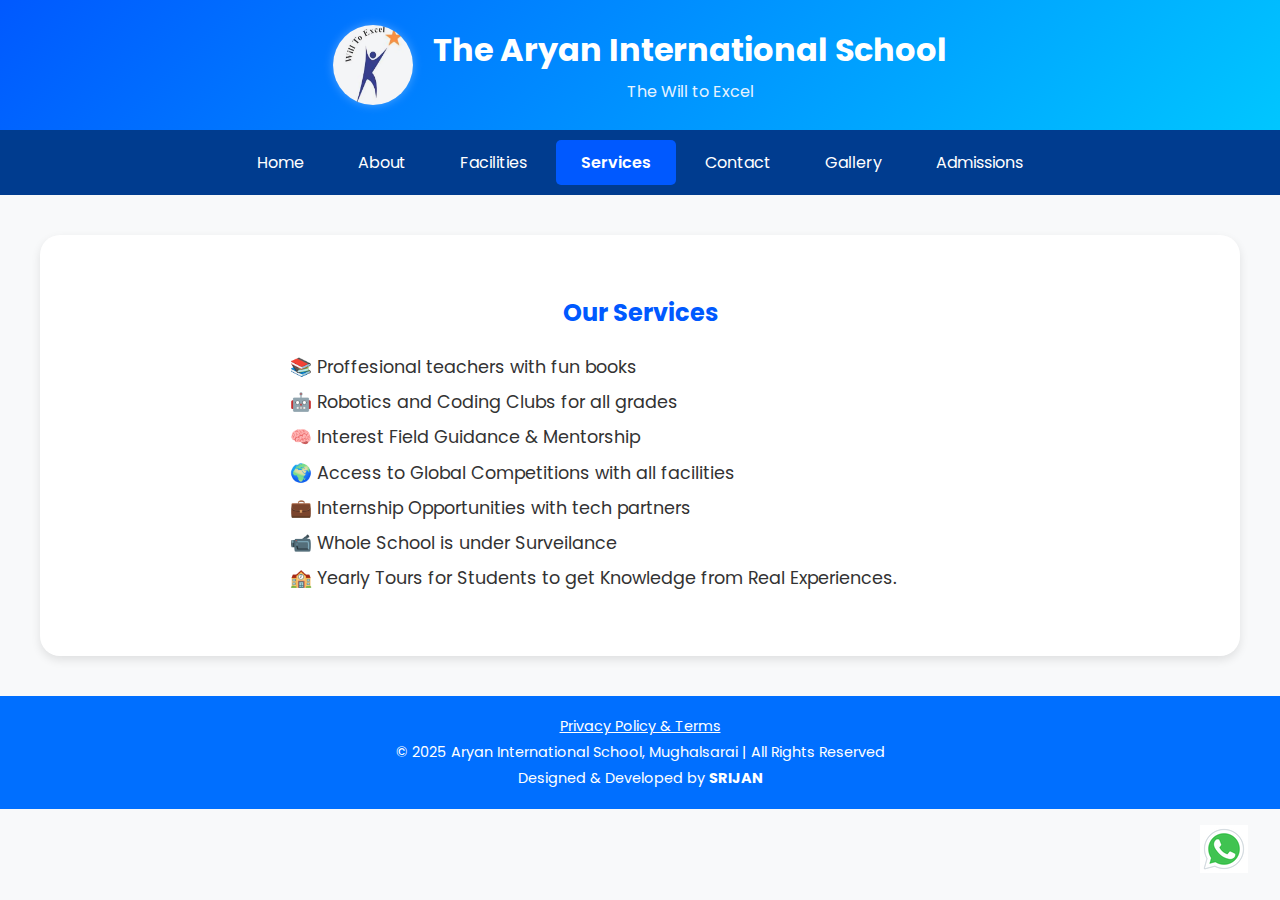
<file: services.html>
<!DOCTYPE html>
<html lang="en">
<head>
  <meta charset="UTF-8" />
  <meta name="viewport" content="width=device-width, initial-scale=1.0" />
  <title>Services | The Aryan International School</title>
  <link rel="stylesheet" href="style.css">
  <script defer src="script.js"></script>
    <link rel="icon" type="image/png" href="logo.png">
    <meta name="description" content="The Aryan International School, Mughalsarai – excellence in education, advanced in field of AI, and modern facilities.">
<meta name="keywords" content="school, education, Mughalsarai, AI, computer lab, Aryan International School, The Aryan International School">
<meta name="author" content="Srijan">
</head>
<body>

<header>
  <div class="header-container">
    <img src="logo.png" alt="School Logo" class="logo">
    <div class="header-text">
      <h1>The Aryan International School</h1>
      <p>The Will to Excel</p>
    </div>
  </div>
</header>
  <nav>
    <a href="index.html">Home</a>
    <a href="about.html">About</a>
    <a href="facilities.html">Facilities</a>
    <a href="services.html" class="active">Services</a>
    <a href="contact.html">Contact</a>
    <a href="gallery.html">Gallery</a>
    <a href="admission.html">Admissions</a>


  </nav>

  <section class="content fade-in">
    <h2>Our Services</h2>
    <ul class="services-list">
      <li>📚 Proffesional teachers with fun books</li>
      <li>🤖 Robotics and Coding Clubs for all grades</li>
      <li>🧠 Interest Field Guidance & Mentorship</li>
      <li>🌍 Access to Global Competitions with all facilities</li>
      <li>💼 Internship Opportunities with tech partners</li>
      <li>📹 Whole School is under Surveilance</li>
      <li>🏫 Yearly Tours for Students to get Knowledge from Real Experiences.</li>
    </ul>
  </section>

  <a href="https://whatsapp.com/channel/0029Vb5onKjL7UVWXZeh9Y3e" target="_blank" class="whatsapp-float">
  <img src="icons8-whatsapp.gif" alt="Chat on WhatsApp">
</a>

  <footer class="footer">
    <p><a href="privacy-terms.html" style="color:white;">Privacy Policy & Terms</a></p>
  <p>© 2025 Aryan International School, Mughalsarai | All Rights Reserved</p>
  <p>Designed & Developed by <b><span class="blink">SRIJAN</span></b></p>
</footer>

</body>
</html>
</file>
<file: style.css>
@import url('https://fonts.googleapis.com/css2?family=Poppins:wght@400;600&display=swap');

* {
  margin: 0;
  padding: 0;
  box-sizing: border-box;
  font-family: 'Poppins', sans-serif;
}

body {
  background: #f8f9fa;
  color: #333;
}

/* Header */
header {
  background: linear-gradient(135deg, #0059ff, #00c6ff);
  color: white;
  padding: 25px 60px;
  text-align: center;
  animation: slideDown 1s ease-out;
}

/* Navbar */
nav {
  background: #003c8f;
  text-align: center;
  padding: 10px 0;
}

nav a {
  color: white;
  text-decoration: none;
  padding: 10px 25px;
  display: inline-block;
  transition: 0.3s;
  border-radius: 5px;
}

nav a:hover {
  background: #0059ff;
}

nav a.active {
  background: #0059ff;
  font-weight: 600;
}

/* Hero Section */
.hero {
  background: url("school1.jpg") center/cover no-repeat;  
  color: white;
  text-align: center;
  padding: 160px 20px;
  border-radius: 0 0 40px 40px;
}

.hero h2 {
  font-size: 3em;
  margin-bottom: 10px;
  text-shadow: 2px 2px 6px rgba(0,0,0,0.5);
}

.hero p {
  font-size: 1.3em;
  background: rgba(0,0,0,0.4);
  display: inline-block;
  padding: 10px 20px;
  border-radius: 8px;
}

/* General content */
section.content, section.intro {
  padding: 60px 80px;
  background: white;
  margin: 40px;
  border-radius: 20px;
  box-shadow: 0 4px 10px rgba(0,0,0,0.1);
}

h2 {
  color: #0059ff;
  text-align: center;
  margin-bottom: 20px;
}

/* Facilities */
.facilities-grid {
  display: grid;
  grid-template-columns: repeat(auto-fit, minmax(250px, 1fr));
  gap: 30px;
}

.facility-card {
  background: #f0f6ff;
  border-radius: 15px;
  padding: 20px;
  text-align: center;
  transition: transform 0.3s, box-shadow 0.3s;
  cursor: pointer;
}

.facility-card img {
  width: 100%;
  height: 180px;
  object-fit: cover;
  border-radius: 12px;
  margin-bottom: 10px;
}

.facility-card:hover {
  transform: translateY(-8px);
  box-shadow: 0 6px 12px rgba(0,0,0,0.15);
}

/* Services */
.services-list {
  list-style: none;
  font-size: 1.1em;
  line-height: 2;
  max-width: 700px;
  margin: 0 auto;
  padding: 0;
}

.services-list li:hover {
  color: #0059ff;
  transform: scale(1.03);
  transition: 0.3s;
}

/* Footer */
footer {
  background: #003c8f;
  color: white;
  text-align: center;
  padding: 20px;
  margin-top: 40px;
}

/* Animations */
.fade-in {
  opacity: 0;
  transform: translateY(20px);
  transition: opacity 1s ease, transform 1s ease;
}

.fade-in.visible {
  opacity: 1;
  transform: translateY(0);
}

@keyframes slideDown {
  from { transform: translateY(-50px); opacity: 0; }
  to { transform: translateY(0); opacity: 1; }
}

/* Responsive */
@media (max-width: 768px) {
  section.content, section.intro {
    padding: 30px 20px;
    margin: 20px;
  }
  .hero h2 {
    font-size: 2em;
  }
}

/* Header Container with Logo */
.header-container {
  display: flex;
  align-items: center;
  justify-content: center;
  gap: 20px;
  flex-wrap: wrap;
}

.logo {
  width: 80px;
  height: 80px;
  border-radius: 50%;
  object-fit: cover;
  box-shadow: 0 0 10px rgba(255,255,255,0.3);
  transition: transform 0.3s ease;
}

.logo:hover {
  transform: rotate(5deg) scale(1.05);
}

.header-text h1 {
  font-size: 2em;
  margin-bottom: 5px;
}

.header-text p {
  font-size: 1em;
  color: #e6f3ff;
}

/* For smaller screens */
@media (max-width: 768px) {
  .header-container {
    flex-direction: column;
  }
  .logo {
    width: 70px;
    height: 70px;
  }
}
/* ===== Team Section ===== */
.team-grid {
  display: grid;
  grid-template-columns: repeat(auto-fit, minmax(220px, 1fr));
  gap: 30px;
  text-align: center;
  margin-top: 20px;
}

.team-card {
  background: #f0f6ff;
  border-radius: 15px;
  padding: 20px;
  transition: transform 0.3s, box-shadow 0.3s;
}

.team-card img {
  width: 100%;
  height: 220px;
  object-fit: cover;
  border-radius: 12px;
  margin-bottom: 10px;
}

.team-card:hover {
  transform: translateY(-8px);
  box-shadow: 0 6px 12px rgba(0,0,0,0.15);
}

.team-card h3 {
  color: #0059ff;
  margin-bottom: 5px;
}

/* ===== Branches Section ===== */
.branch-grid {
  display: grid;
  grid-template-columns: repeat(auto-fit, minmax(250px, 1fr));
  gap: 30px;
  margin-top: 20px;
}

.branch-card {
  background: #f8fcff;
  border-left: 6px solid #0059ff;
  border-radius: 12px;
  padding: 20px;
  transition: transform 0.3s, box-shadow 0.3s;
}

.branch-card:hover {
  transform: translateY(-6px);
  box-shadow: 0 6px 12px rgba(0,0,0,0.15);
}
/* ===== Contact Page ===== */
.contact-container {
  display: grid;
  grid-template-columns: repeat(auto-fit, minmax(300px, 1fr));
  gap: 40px;
  align-items: start;
}

.contact-info, .contact-form {
  background: #f8fcff;
  border-radius: 12px;
  padding: 25px;
  box-shadow: 0 4px 10px rgba(0,0,0,0.1);
  transition: transform 0.3s, box-shadow 0.3s;
}

.contact-info:hover, .contact-form:hover {
  transform: translateY(-6px);
  box-shadow: 0 6px 12px rgba(0,0,0,0.15);
}

.contact-form h3, .contact-info h3 {
  color: #0059ff;
  margin-bottom: 15px;
}

.contact-form form {
  display: flex;
  flex-direction: column;
}

.contact-form input, .contact-form textarea {
  margin-bottom: 15px;
  padding: 12px;
  border-radius: 8px;
  border: 1px solid #ccc;
  font-size: 1em;
}

.contact-form button {
  background: #0059ff;
  color: white;
  border: none;
  padding: 12px;
  font-size: 1em;
  border-radius: 8px;
  cursor: pointer;
  transition: 0.3s;
}

.contact-form button:hover {
  background: #003c8f;
}

.map-container {
  overflow: hidden;
  border-radius: 15px;
  box-shadow: 0 4px 10px rgba(0,0,0,0.1);
}
/* ===== GALLERY PAGE ===== */
.gallery-grid {
  display: grid;
  grid-template-columns: repeat(auto-fit, minmax(250px, 1fr));
  gap: 15px;
  margin-top: 20px;
}

.gallery-grid img {
  width: 100%;
  border-radius: 10px;
  height: 200px;
  object-fit: cover;
  transition: transform 0.4s ease, box-shadow 0.4s ease;
  box-shadow: 0 4px 10px rgba(0,0,0,0.15);
  cursor: pointer;
}

.gallery-grid img:hover {
  transform: scale(1.08);
  box-shadow: 0 8px 15px rgba(0,0,0,0.25);
}

/* Section headings */
section h3 {
  color: #0059ff;
  margin-bottom: 10px;
  text-align: center;
}
/* ===== FOLLOW US SECTION ===== */
.follow-section {
  text-align: center;
  padding: 40px 0;
}

.follow-section h3 {
  font-size: 1.8em;
  color: #0059ff;
  margin-bottom: 15px;
}

.social-links.centered {
  display: flex;
  justify-content: center;
  align-items: center;
  gap: 20px;
  flex-wrap: wrap;
  margin-top: 10px;
}

.social-links.centered a {
  display: inline-block;
  width: 55px;
  height: 55px;
  border-radius: 50%;
  background: white;
  box-shadow: 0 4px 10px rgba(0,0,0,0.15);
  overflow: hidden;
  transition: transform 0.3s ease, box-shadow 0.3s ease;
}

.social-links.centered a img {
  width: 100%;
  height: 100%;
  object-fit: cover;
  transition: transform 0.3s ease;
}

.social-links.centered a:hover {
  transform: scale(1.15);
  box-shadow: 0 4px 12px rgba(0,0,0,0.3);
}

.social-links.centered a:hover img {
  transform: rotate(10deg);
}

/* Add glow colors for each platform */
.social-links a.whatsapp:hover { box-shadow: 0 0 12px #25D366; }
.social-links a.facebook:hover { box-shadow: 0 0 12px #1877F2; }
.social-links a.instagram:hover { box-shadow: 0 0 12px #E1306C; }
.social-links a.youtube:hover { box-shadow: 0 0 12px #FF0000; }
/* ===== GALLERY PAGE ===== */
.gallery-section {
  margin: 40px 0;
}

.gallery-section h3 {
  text-align: center;
  color: #0047b3;
  margin-bottom: 15px;
}

.gallery-grid {
  display: grid;
  grid-template-columns: repeat(auto-fit, minmax(220px, 1fr));
  gap: 15px;
}

.gallery-grid img,
.gallery-grid video {
  width: 100%;
  height: 180px;
  object-fit: cover;
  border-radius: 12px;
  cursor: pointer;
  transition: transform 0.3s ease, box-shadow 0.3s ease;
}

.gallery-grid img:hover,
.gallery-grid video:hover {
  transform: scale(1.05);
  box-shadow: 0 6px 15px rgba(0,0,0,0.3);
}

/* ===== LIGHTBOX ===== */
.lightbox {
  display: none;
  position: fixed;
  z-index: 1000;
  left: 0;
  top: 0;
  width: 100%;
  height: 100%;
  background: rgba(0,0,0,0.85);
  justify-content: center;
  align-items: center;
  overflow: hidden;
}

.lightbox-content {
  max-width: 90%;
  max-height: 80%;
  position: relative;
}

.lightbox img,
.lightbox video {
  width: 100%;
  height: auto;
  border-radius: 12px;
  display: none;
}

.lightbox .close {
  position: absolute;
  top: 20px;
  right: 30px;
  color: white;
  font-size: 40px;
  font-weight: bold;
  cursor: pointer;
  transition: 0.3s;
}

.lightbox .close:hover {
  color: #ff4c4c;
}

.blink {
    animation: blinkAnimation 1s steps(2, start) infinite;
  }

  @keyframes blinkAnimation {
    to {
      visibility: hidden;
    }
  }
  .gallery-section {
  text-align: center;
  padding: 60px 20px;
  background: #f8f9fc;
}

.section-title {
  font-size: 2em;
  margin-bottom: 10px;
  color: #0b1a40;
}

.section-description {
  font-size: 1em;
  color: #555;
  margin-bottom: 30px;
}

.gallery-grid {
  display: grid;
  grid-template-columns: repeat(auto-fit, minmax(250px, 1fr));
  gap: 20px;
  justify-items: center;
}

.gallery-item {
  position: relative;
  overflow: hidden;
  border-radius: 12px;
  box-shadow: 0 4px 10px rgba(0, 0, 0, 0.1);
  transition: transform 0.3s ease, box-shadow 0.3s ease;
}

.gallery-item img {
  width: 100%;
  height: 220px;
  object-fit: cover;
  transition: transform 0.4s ease;
}

.gallery-item:hover img {
  transform: scale(1.1);
}

.overlay {
  position: absolute;
  bottom: 0;
  background: rgba(0, 0, 0, 0.6);
  color: white;
  width: 100%;
  padding: 10px;
  text-align: left;
  transform: translateY(100%);
  transition: transform 0.4s ease;
}

.gallery-item:hover .overlay {
  transform: translateY(0);
}
/* ---------- Media Popup ---------- */
.media-popup {
  display: none;
  justify-content: center;
  align-items: center;
  position: fixed;
  z-index: 9999;
  top: 0;
  left: 0;
  width: 100%;
  height: 100%;
  background: rgba(0, 0, 0, 0.85);
}

.media-popup img,
.media-popup video {
  max-width: 90%;
  max-height: 85%;
  border-radius: 10px;
  box-shadow: 0 4px 20px rgba(0, 0, 0, 0.3);
}

.close-btn {
  position: absolute;
  top: 20px;
  right: 30px;
  font-size: 40px;
  color: white;
  cursor: pointer;
  transition: color 0.3s ease;
}

.close-btn:hover {
  color: #00BFFF;
}
.footer {
  background: #006FFF;
  color: #fff;
  text-align: center;
  padding: 15px 10px;
  font-size: 0.9em;
  margin-top: 40px;
}
.footer p {
  margin: 5px 0;
}
@media (max-width: 768px) {
  header nav ul {
    flex-direction: column;
  }

  .gallery-grid {
    grid-template-columns: 1fr 1fr;
  }

  .hero-content h1 {
    font-size: 1.8em;
  }
}
@media (max-width: 480px) {
  .gallery-grid {
    grid-template-columns: 1fr;
  }
}

html {
  scroll-behavior: smooth;
}
body {
  animation: fadeIn 0.6s ease-in-out;
}
@keyframes fadeIn {
  from {opacity: 0;}
  to {opacity: 1;}
}
.whatsapp-float {
  position: fixed;
  bottom: 20px;
  right: 20px;
  width: 60px;
  z-index: 1000;
  transition: transform 0.3s ease;
}
.whatsapp-float:hover {
  transform: scale(1.1);
}
.back-to-top {
  position: fixed;
  bottom: 25px;
  right: 25px;
  background: var(--primary-color);
  color: #fff;
  border: none;
  border-radius: 50%;
  width: 45px;
  height: 45px;
  cursor: pointer;
  font-size: 1.3em;
}
</file>
